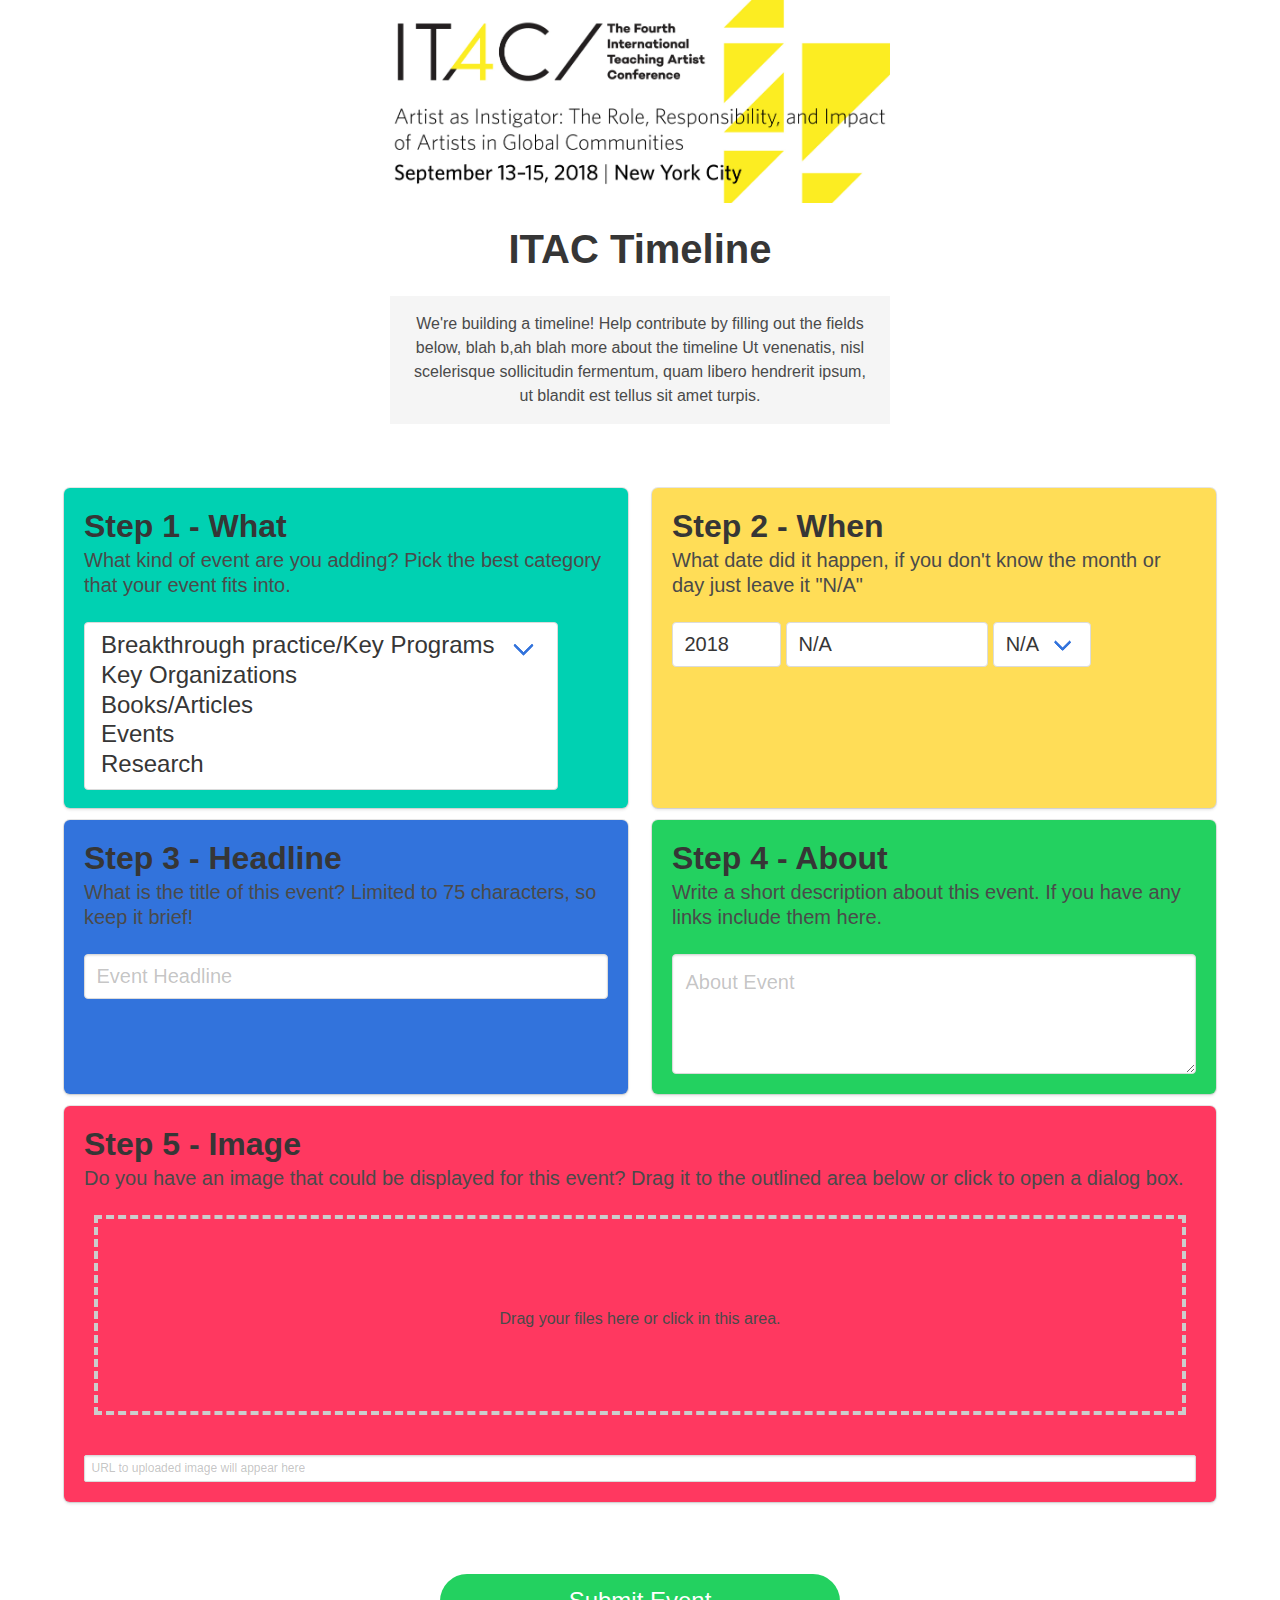
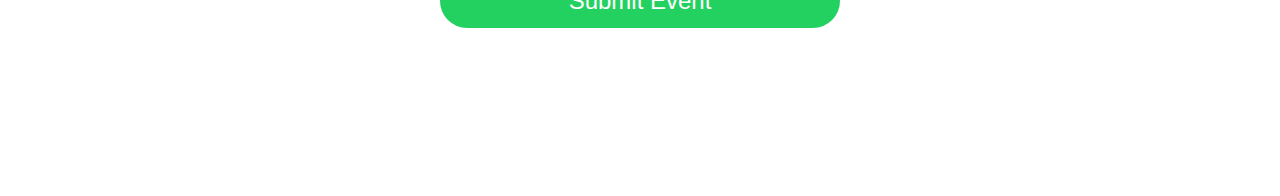
<file: contribute.html>
<!DOCTYPE html>
<html style="height: 100%">
  <head>
  <meta charset="UTF-8">
  <meta name="viewport" content="width=device-width,initial-scale=1">
  <title>ITAC Timeline - Add Event</title>
  <link rel="shortcut icon" href="favicon.ico" type="image/vnd.microsoft.icon">
  <link rel="stylesheet" href="assets/main.css">
  

  </head>
  <body style="height: 100%">



	<div class="container is-fluid">

		<nav class="level">
		  <div class="level-item has-text-centered">
			<img id="header-img" src="assets/ITAC4-Header.jpg">
		  </div>
		</nav>
		<nav class="level">
		  <div class="level-item has-text-centered">
		    <h3 class="title is-2">ITAC Timeline</h3>
		  </div>
		</nav>
		<nav class="level">
		  <div class="level-item has-text-centered">
		  	<div class="content">
		      <p id="header-about" class="has-background-white-ter">We're building a timeline! Help contribute by filling out the fields below, blah b,ah blah more about the timeline Ut venenatis, nisl scelerisque sollicitudin fermentum, quam libero hendrerit ipsum, ut blandit est tellus sit amet turpis.</p>
		  	</div>
		  </div>
		</nav>



	</div>

<div class="container is-fluid">
	<div class="tile is-ancestor">
	  <div class="tile is-parent">
	    <article class="tile is-child box has-background-primary" style="min-height: 320px;">
	      <p class="title">Step 1 - What</p>
	      <p class="subtitle">What kind of event are you adding? Pick the best category that your event fits into.</p>
			<div class="select is-large is-clearfix">
				<select size="5" id="form-group">
				<option value="Breakthrough practice/Key Programs">Breakthrough practice/Key Programs</option>
				<option value="Key Organizations">Key Organizations</option>
				<option value="Books/Articles">Books/Articles</option>
				<option value="Events">Events</option>
				<option value="Research">Research</option>
				</select>
			</div>	  
	    </article>
	  </div>
	  <div class="tile is-parent">
	    <article class="tile is-child box has-background-warning">
	      <p class="title">Step 2 - When</p>
	      <p class="subtitle">What date did it happen, if you don't know the month or day just leave it "N/A"</p>

			<div class="field">
			  <div class="control">
			    <div class="select is-medium select-dates">
						<select id="form-year">
							<option value="2018">2018</option>
							<option value="2017">2017</option>
							<option value="2016">2016</option>
						    <option value="2015">2015</option>
						    <option value="2014">2014</option>
						    <option value="2013">2013</option>
						    <option value="2012">2012</option>
						    <option value="2011">2011</option>
						    <option value="2010">2010</option>
						    <option value="2009">2009</option>
						    <option value="2008">2008</option>
						    <option value="2007">2007</option>
						    <option value="2006">2006</option>
						    <option value="2005">2005</option>
						    <option value="2004">2004</option>
						    <option value="2003">2003</option>
						    <option value="2002">2002</option>
						    <option value="2001">2001</option>
						    <option value="2000">2000</option>
						    <option value="1999">1999</option>
						    <option value="1998">1998</option>
						    <option value="1997">1997</option>
						    <option value="1996">1996</option>
						    <option value="1995">1995</option>
						    <option value="1994">1994</option>
						    <option value="1993">1993</option>
						    <option value="1992">1992</option>
						    <option value="1991">1991</option>
						    <option value="1990">1990</option>
						    <option value="1989">1989</option>
						    <option value="1988">1988</option>
						    <option value="1987">1987</option>
						    <option value="1986">1986</option>
						    <option value="1985">1985</option>
						    <option value="1984">1984</option>
						    <option value="1983">1983</option>
						    <option value="1982">1982</option>
						    <option value="1981">1981</option>
						    <option value="1980">1980</option>
						    <option value="1979">1979</option>
						    <option value="1978">1978</option>
						    <option value="1977">1977</option>
						    <option value="1976">1976</option>
						    <option value="1975">1975</option>
						    <option value="1974">1974</option>
						    <option value="1973">1973</option>
						    <option value="1972">1972</option>
						    <option value="1971">1971</option>
						    <option value="1970">1970</option>
						    <option value="1969">1969</option>
						    <option value="1968">1968</option>
						    <option value="1967">1967</option>
						    <option value="1966">1966</option>
						    <option value="1965">1965</option>
						    <option value="1964">1964</option>
						    <option value="1963">1963</option>
						    <option value="1962">1962</option>
						    <option value="1961">1961</option>
						    <option value="1960">1960</option>
						    <option value="1959">1959</option>
						    <option value="1958">1958</option>
						    <option value="1957">1957</option>
						    <option value="1956">1956</option>
						    <option value="1955">1955</option>
						    <option value="1954">1954</option>
						    <option value="1953">1953</option>
						    <option value="1952">1952</option>
						    <option value="1951">1951</option>
						    <option value="1950">1950</option>
						    <option value="1949">1949</option>
						    <option value="1948">1948</option>
						    <option value="1947">1947</option>
						    <option value="1946">1946</option>
						    <option value="1945">1945</option>
						    <option value="1944">1944</option>
						    <option value="1943">1943</option>
						    <option value="1942">1942</option>
						    <option value="1941">1941</option>
						    <option value="1940">1940</option>
						    <option value="1939">1939</option>
						    <option value="1938">1938</option>
						    <option value="1937">1937</option>
						    <option value="1936">1936</option>
						    <option value="1935">1935</option>
						    <option value="1934">1934</option>
						    <option value="1933">1933</option>
						    <option value="1932">1932</option>
						    <option value="1931">1931</option>
						    <option value="1930">1930</option>
						    <option value="1929">1929</option>
						    <option value="1928">1928</option>
						    <option value="1927">1927</option>
						    <option value="1926">1926</option>
						    <option value="1925">1925</option>
						    <option value="1924">1924</option>
						    <option value="1923">1923</option>
						    <option value="1922">1922</option>
						    <option value="1921">1921</option>
						    <option value="1920">1920</option>
						    <option value="1919">1919</option>
						    <option value="1918">1918</option>
						    <option value="1917">1917</option>
						    <option value="1916">1916</option>
						    <option value="1915">1915</option>
						    <option value="1914">1914</option>
						    <option value="1913">1913</option>
						    <option value="1912">1912</option>
						    <option value="1911">1911</option>
						    <option value="1910">1910</option>
						    <option value="1909">1909</option>
						    <option value="1908">1908</option>
						    <option value="1907">1907</option>
						    <option value="1906">1906</option>
						    <option value="1905">1905</option>
						</select>

				        <select id="form-month">
					        <option value="">N/A</option>
					        <option value="1">01 - January</option>
					        <option value="2">02 - February</option>
					        <option value="3">03 - March</option>
					        <option value="4">04 - April</option>
					        <option value="5">05 - May</option>
					        <option value="6">06 - June</option>
					        <option value="7">07 - July</option>
					        <option value="8">08 - August</option>
					        <option value="9">09 - September</option>
					        <option value="10">10 - October</option>
					        <option value="11">11 - November</option>
					        <option value="12">12 - December</option>

				        </select>
					     <select id="form-day">
					          <option value="">N/A</option>
					          <option value="1">1</option>
					          <option value="2">2</option>
					          <option value="3">3</option>
					          <option value="4">4</option>
					          <option value="5">5</option>
					          <option value="6">6</option>
					          <option value="7">7</option>
					          <option value="8">8</option>
					          <option value="9">9</option>
					          <option value="10">10</option>
					          <option value="11">11</option>
					          <option value="12">12</option>
					          <option value="13">13</option>
					          <option value="14">14</option>
					          <option value="15">15</option>
					          <option value="16">16</option>
					          <option value="17">17</option>
					          <option value="18">18</option>
					          <option value="19">19</option>
					          <option value="20">20</option>
					          <option value="21">21</option>
					          <option value="22">22</option>
					          <option value="23">23</option>
					          <option value="24">24</option>
					          <option value="25">25</option>
					          <option value="26">26</option>
					          <option value="27">27</option>
					          <option value="28">28</option>
					          <option value="29">29</option>
					          <option value="30">30</option>
					          <option value="31">31</option>
					     </select>


					</div>
				</div>
			</div>


	    </article>
	  </div>
	</div>
</div>





<div class="container is-fluid">
	<div class="tile is-ancestor">
	  <div class="tile is-parent">
	    <article class="tile is-child box has-background-link" >
	      <p class="title">Step 3 - Headline</p>
	      <p class="subtitle">What is the title of this event? Limited to 75 characters, so keep it brief! </p>
			<div class="field">
			  <div class="control">
			    <input id="form-headline" class="input is-medium" maxlength="75" type="text" placeholder="Event Headline">
			  </div>
			</div>

	    </article>
	  </div>
	  <div class="tile is-parent">
	    <article class="tile is-child box has-background-success">
	      <p class="title">Step 4 - About</p>
	      <p class="subtitle">Write a short description about this event. If you have any links include them here.</p>
			<div class="field">
			  <div class="control">
			    <textarea class="textarea is-medium" id="form-desc" type="text" placeholder="About Event"></textarea>
			  </div>
			</div>
		

	    </article>
	  </div>
	</div>
</div>

<div class="container is-fluid">
	<div class="tile is-ancestor">
	  <div class="tile is-parent">
	    <article class="tile is-child box has-background-danger" >
	      <p class="title">Step 5 - Image</p>
	      <p class="subtitle">Do you have an image that could be displayed for this event? Drag it to the outlined area below or click to open a dialog box.</p>
			
    <div >
        <div class="dropzone">        	
        </div>
			<div class="field">
			  <div class="control">
			    <input class="input is-small" id="form-image-url"  maxlength="75" type="text" placeholder="URL to uploaded image will appear here">
			  </div>
			</div>

    </div>



	    </article>
	  </div>
	  

	</div>
</div>

	

<div class="container is-fluid">

	<nav class="level">
	  <div class="level-item has-text-centered">
		<a id="form-submit" class="button is-large is-fullwidth is-rounded is-success">Submit Event</a>
	  </div>
	</nav>
	




</div>
	

	  <form style="opacity: 0;" onsubmit="return false" id="hidden-form" name="hidden-form">
	  	<input id="hidden-group" name="Group"  placeholder="Group">  
	  	<input id="hidden-year" name="Year"  placeholder="Year">  
	  	<input id="hidden-month" name="Month"  placeholder="Month">  
	  	<input id="hidden-day" name="Day"  placeholder="Day">  
	  	<input id="hidden-time" name="Time"  placeholder="Time">  

	  	<input id="hidden-end-year" name="End Year"  placeholder="Day">  
	  	<input id="hidden-end-month" name="End Month"  placeholder="Day">  
	  	<input id="hidden-end-day" name="End Day"  placeholder="Day">  
	  	<input id="hidden-end-time" name="End Time"  placeholder="Day">  
	  	<input id="hidden-display-date" name="Display Date"  placeholder="Day">  

	  	<input id="hidden-headline" name="Headline"  placeholder="Headline">  
	  	<input id="hidden-desc" name="Text"  placeholder="Text">  
	  	<input id="hidden-media" name="Media"  placeholder="Media">  
	  	<input id="hidden-media-credit" name="Media Credit"  placeholder="Media Credit">  
	  	<input id="hidden-media-caption" name="Media Caption"  placeholder="Media Caption">  
	  	<input id="hidden-media-thumbnail" name="Media Thumbnail" placeholder="Media Thumbnail">  
	  	<input id="hidden-type" name="Type"  placeholder="Type">  
	  	<input id="hidden-background" name="Background"  placeholder="Background">  

	  	<input id="hidden-enabled" name="Enabled" value="false"  placeholder="Background">  
	  	




	  	<input name="email" type="email" placeholder="Email">  
	  	<button id="hidden-form-button" type="submit">Send</button>  
	  	
	 </form>  

    <script type="text/javascript" src="assets/imgur.min.js"></script>
    <script type="text/javascript">
        var feedback = function (res) {
            if (res.success === true) {
                // document.querySelector('.status').classList.add('bg-success');
                // document.querySelector('.status').innerHTML = 'Image url: ' + res.data.link;
                document.getElementById('form-image-url').value = res.data.link

            }
        };

        new Imgur({
            clientid: 'cc86a8de0e7c459',
            callback: feedback
        });

		if(!String.linkify) {
		    String.prototype.linkify = function() {

		        // http://, https://, ftp://
		        var urlPattern = /\b(?:https?|ftp):\/\/[a-z0-9-+&@#\/%?=~_|!:,.;]*[a-z0-9-+&@#\/%=~_|]/gim;

		        // www. sans http:// or https://
		        var pseudoUrlPattern = /(^|[^\/])(www\.[\S]+(\b|$))/gim;

		        // Email addresses
		        var emailAddressPattern = /[\w.]+@[a-zA-Z_-]+?(?:\.[a-zA-Z]{2,6})+/gim;

		        return this
		            .replace(urlPattern, '<a href="$&">$&</a>')
		            .replace(pseudoUrlPattern, '$1<a href="http://$2">$2</a>')
		            .replace(emailAddressPattern, '<a href="mailto:$&">$&</a>');
		    };
		}

        var monthLookup = {
		  "1": "January",
		  "2": "February",
		  "3": "March",
		  "4": "April",
		  "5": "May",
		  "6": "June",
		  "7": "July",
		  "8": "August",
		  "9": "September",
		  "10": "October",
		  "11": "November",
		  "12": "December"
		}

        document.getElementById('form-submit').onclick = function() {
        
        	var error = ""

        	var group = document.getElementById('form-group').value;
        	document.getElementById('hidden-group').value = group;

        	var year = document.getElementById('form-year').value;
        	document.getElementById('hidden-year').value = year;
        	var month = document.getElementById('form-month').value;
        	document.getElementById('hidden-month').value = month;
        	var day = document.getElementById('form-day').value;
        	document.getElementById('hidden-day').value = day;


        	if (month != '' && day != ''){
        		document.getElementById('hidden-display-date').value = monthLookup[month] + ' ' + day + ' ' + year;
        	}else if (month != ''){
        		document.getElementById('hidden-display-date').value = monthLookup[month] + ' ' + year;
        	}else{
        		document.getElementById('hidden-display-date').value = year;
        	}


        	var headline = document.getElementById('form-headline').value;
        	document.getElementById('hidden-headline').value = headline;

        	var desc = document.getElementById('form-desc').value;
        	document.getElementById('hidden-desc').value = desc.linkify();

        	var media = document.getElementById('form-image-url').value;
        	document.getElementById('hidden-media').value = media;


        	if (group.trim() === ''){
        		error = error + "Pelase complete Step 1\n"
        	}
        	if (headline.trim() === ''){
        		error = error + "Pelase complete Step 3\n"
        	}
        	if (desc.trim() === ''){
        		error = error + "Pelase complete Step 4\n"
        	}


        	if (error != ""){
        		alert(error)
        		return false;
        	}else{



        		document.getElementById("hidden-form-button").click();

        		alert("Thank you for submitting an event! Feel free to add more.")
        		window.location.reload();

        	}




    	};



	  const scriptURL = 'https://script.google.com/macros/s/AKfycbxWj75OILEW1QuhDU5qKAU-ZKp3_I6kISXLlVV5aKPLaGLXrDw/exec'  
	  const form = document.forms['hidden-form']  
	  form.addEventListener('submit', e => {  
	   e.preventDefault()  
	   fetch(scriptURL, { method: 'POST', body: new FormData(form)})  
	    .then(response => console.log('Success!', response))  
	    .catch(error => console.error('Error!', error.message))  
	   return false
	  })  

    </script>



  
  </body>
</html>
</file>
